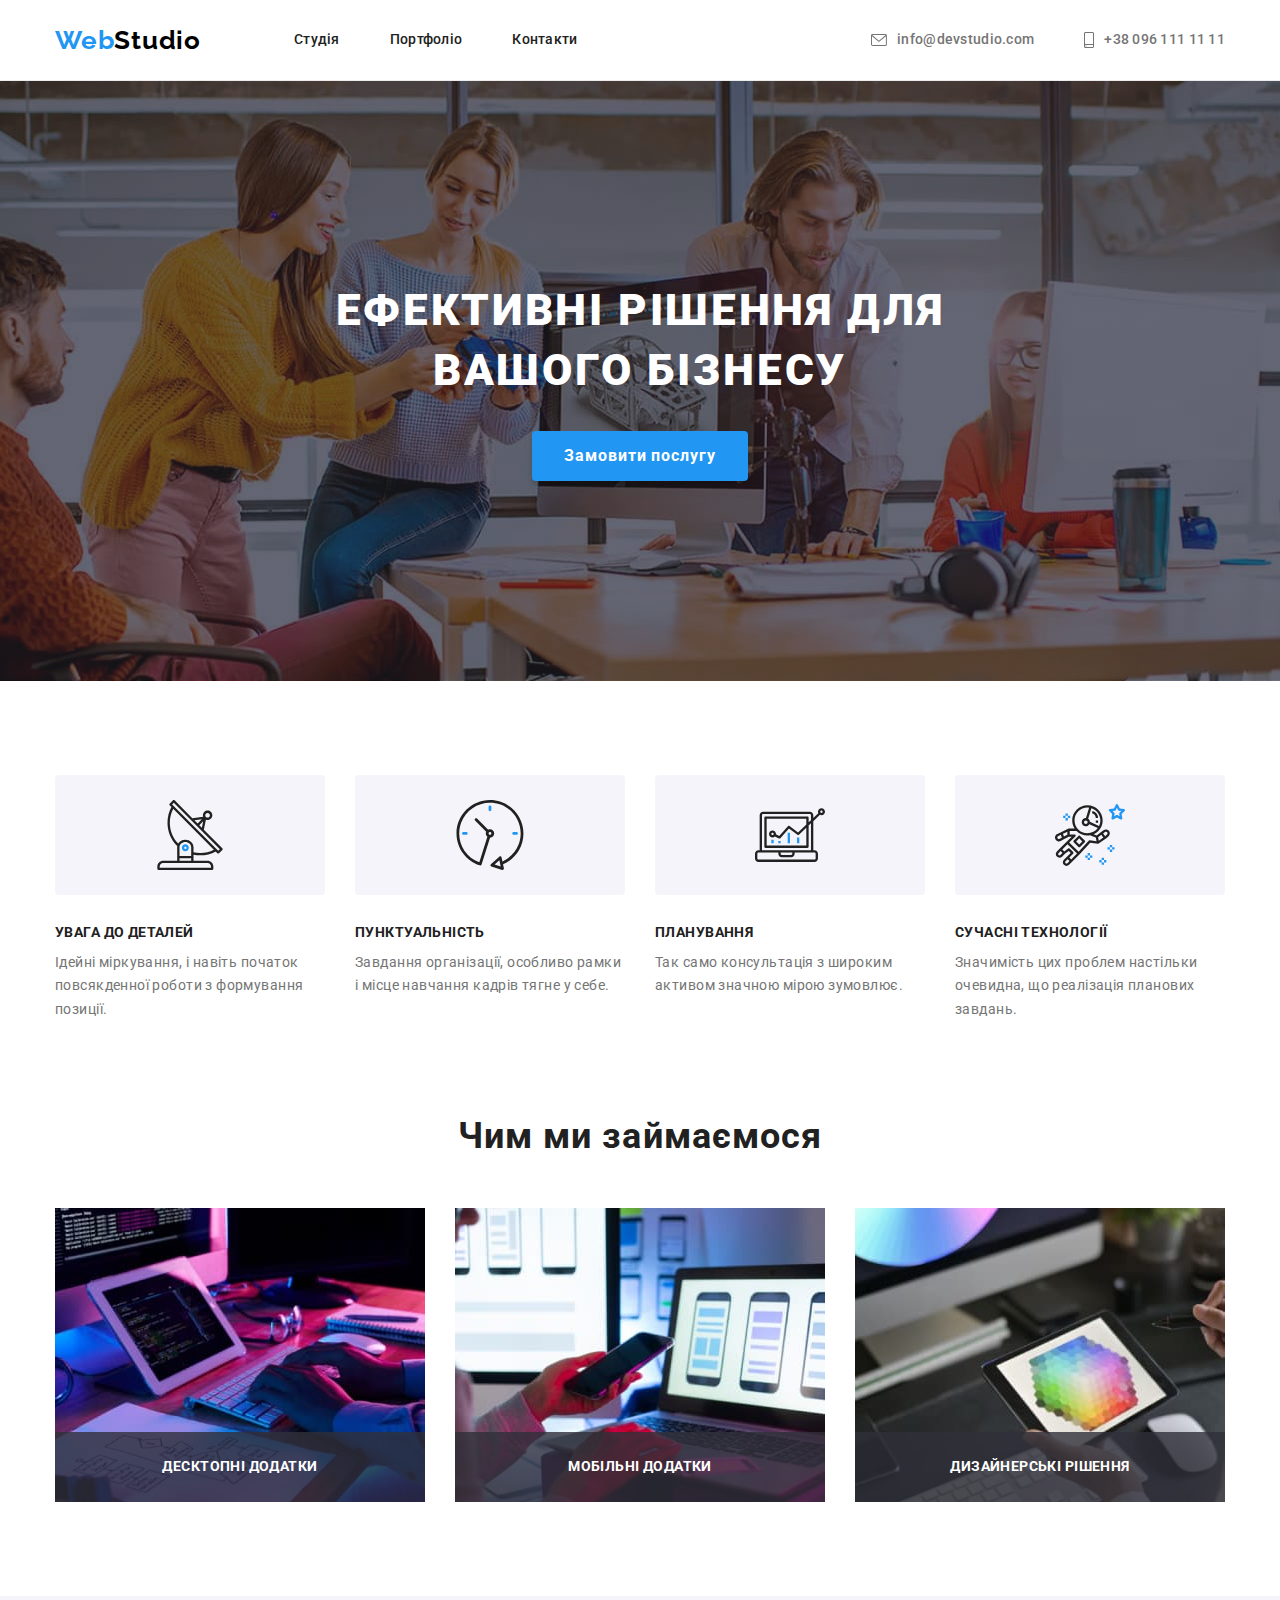
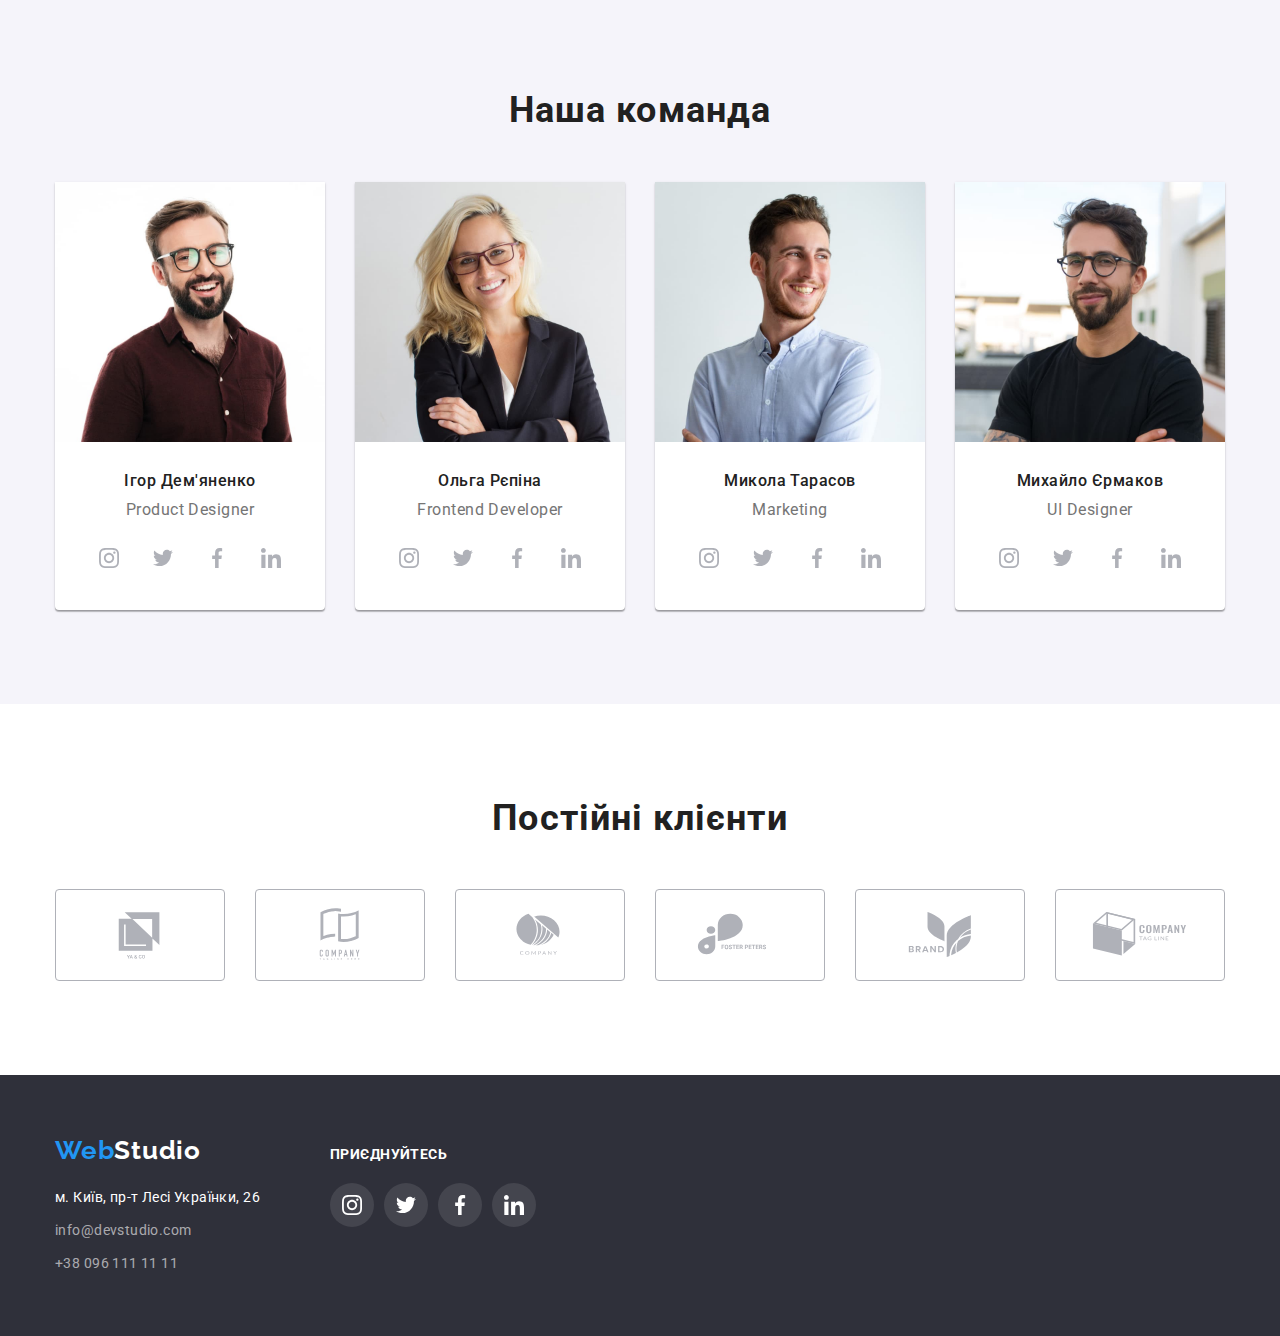
<file: index.html>
<!DOCTYPE html>
<html lang="uk">
  <head>
    <meta charset="UTF-8" />
    <meta http-equiv="X-UA-Compatible" content="IE=edge" />
    <meta name="viewport" content="width=device-width, initial-scale=1.0" />
    <title>Studio</title>
    <link rel="preconnect" href="https://fonts.googleapis.com" />
    <link rel="preconnect" href="https://fonts.gstatic.com" crossorigin />
    <link
      href="https://fonts.googleapis.com/css2?family=Raleway:wght@700&family=Roboto:wght@400;500;700;900&display=swap"
      rel="stylesheet"
    />
    <link
      rel="stylesheet"
      href="https://cdnjs.cloudflare.com/ajax/libs/modern-normalize/1.1.0/modern-normalize.min.css"
    />
    <link rel="stylesheet" href="./css/styles.css" />
  </head>
  <body>
    <!-- HEADER -->
    <header class="header">
      <div class="container header-container">
        <a href="./index.html" lang="en" class="logo-link link current"
          ><span class="style">Web</span>Studio</a
        >
        <nav class="navigation">
          <ul class="site-nav list">
            <li class="item"><a href="./index.html" class="link current">Студія</a></li>
            <li class="item"><a href="./portfolio.html" class="link">Портфоліо</a></li>
            <li class="item"><a href="#" class="link">Контакти</a></li>
          </ul>
        </nav>

        <ul class="contact-nav list">
          <li class="contact-item">
            <a href="mailto:info@devstudio.com" class="contact-icon link"
              ><svg class="envelope" width="16" height="12">
                <use href="./images/icons.svg#envelope"></use></svg
              >info@devstudio.com</a
            >
          </li>
          <li class="contact-item">
            <a href="tel:+380961111111" class="contact-icon link"
              ><svg class="smartphone" width="10" height="16">
                <use href="./images/icons.svg#smartphone"></use></svg
              >+38 096 111 11 11</a
            >
          </li>
        </ul>
      </div>
    </header>

    <main>
      <!-- HERO -->
      <section class="hero">
        <div class="container hero-container">
          <h1 class="hero-title">Ефективні рішення для вашого бізнесу</h1>
          <button type="button" data-modal-open class="button-text">Замовити послугу</button>
        </div>
      </section>
      <!-- FEATURE -->
      <section class="section">
        <div class="container section-container">
          <h2 class="section-title visually-hidden">Якості компанії</h2>
          <ul class="feature-list list">
            <li class="feature">
              <div class="box-icon">
                <svg class="antenna"><use href="./images/icons.svg#antenna"></use></svg>
              </div>
              <h3 class="title">УВАГА ДО ДЕТАЛЕЙ</h3>
              <p class="text">
                Ідейні міркування, і навіть початок повсякденної роботи з формування позиції.
              </p>
            </li>
            <li class="feature">
              <div class="box-icon">
                <svg class="antenna"><use href="./images/icons.svg#clock"></use></svg>
              </div>

              <h3 class="title">ПУНКТУАЛЬНІСТЬ</h3>
              <p class="text">
                Завдання організації, особливо рамки і місце навчання кадрів тягне у себе.
              </p>
            </li>
            <li class="feature">
              <div class="box-icon">
                <svg class="antenna"><use href="./images/icons.svg#diagram"></use></svg>
              </div>

              <h3 class="title">ПЛАНУВАННЯ</h3>
              <p class="text">Так само консультація з широким активом значною мірою зумовлює.</p>
            </li>
            <li class="feature">
              <div class="box-icon">
                <svg class="antenna"><use href="./images/icons.svg#astronaut"></use></svg>
              </div>

              <h3 class="title">СУЧАСНІ ТЕХНОЛОГІЇ</h3>
              <p class="text">
                Значимість цих проблем настільки очевидна, що реалізація планових завдань.
              </p>
            </li>
          </ul>
        </div>
      </section>
      <!-- WORK -->
      <section class="section section-work">
        <div class="container section-container">
          <h2 class="section-title">Чим ми займаємося</h2>
          <ul class="work-list list">
            <li class="work-items">
              <div class="overlay-item">
                <img
                  src="./images/laptop.jpg"
                  alt="Працюють на ноутбуці"
                  width="370"
                  height="294"
                />
                <div class="overlay-works">
                  <p class="overlay-work">Десктопні додатки</p>
                </div>
              </div>
            </li>

            <li class="work-items">
              <div class="overlay-item">
                <img
                  src="./images/smartphone.jpg"
                  alt="Працюють на телефоні та ноутбуці"
                  width="370"
                  height="294"
                />

                <div class="overlay-works">
                  <p class="overlay-work">Мобільні додатки</p>
                </div>
              </div>
            </li>

            <li class="work-items">
              <div class="overlay-item">
                <img
                  src="./images/tablet.jpg"
                  alt="Працюють на планшеті"
                  width="370"
                  height="294"
                />

                <div class="overlay-works">
                  <p class="overlay-work">Дизайнерські рішення</p>
                </div>
              </div>
            </li>
          </ul>
        </div>
      </section>
      <!-- TEAM -->
      <section class="section section-team">
        <div class="container section-container">
          <h2 class="team-title">Наша команда</h2>
          <ul class="team-items list">
            <li class="team-item">
              <img
                src="./images/product.jpg"
                alt="Ігор Дем'яненко продакт-дизайнер"
                width="270"
                height="260"
              />
              <div class="description-team">
                <h3 class="team-list">Ігор Дем'яненко</h3>
                <p lang="en" class="team-text">Product Designer</p>
                <ul class="social-box list">
                  <li class="social-item">
                    <a class="social-links" href="#">
                      <svg class="social-link"><use href="./images/icons.svg#instagram"></use></svg
                    ></a>
                  </li>
                  <li class="social-item">
                    <a class="social-links" href="#">
                      <svg class="social-link"><use href="./images/icons.svg#twitter"></use></svg
                    ></a>
                  </li>
                  <li class="social-item">
                    <a class="social-links" href="#">
                      <svg class="social-link"><use href="./images/icons.svg#facebook"></use></svg
                    ></a>
                  </li>
                  <li class="social-item">
                    <a class="social-links" href="#">
                      <svg class="social-link"><use href="./images/icons.svg#linkedin"></use></svg
                    ></a>
                  </li>
                </ul>
              </div>
            </li>
            <li class="team-item">
              <img
                src="./images/frontend.jpg"
                alt="Ольга Рєпіна фронтенд-розробник"
                width="270"
                height="260"
              />
              <div class="description-team">
                <h3 class="team-list">Ольга Рєпіна</h3>
                <p lang="en" class="team-text">Frontend Developer</p>
                <ul class="social-box list">
                  <li class="social-item">
                    <a class="social-links" href="#">
                      <svg class="social-link"><use href="./images/icons.svg#instagram"></use></svg
                    ></a>
                  </li>
                  <li class="social-item">
                    <a class="social-links" href="#">
                      <svg class="social-link"><use href="./images/icons.svg#twitter"></use></svg
                    ></a>
                  </li>
                  <li class="social-item">
                    <a class="social-links" href="#">
                      <svg class="social-link"><use href="./images/icons.svg#facebook"></use></svg
                    ></a>
                  </li>
                  <li class="social-item">
                    <a class="social-links" href="#">
                      <svg class="social-link"><use href="./images/icons.svg#linkedin"></use></svg
                    ></a>
                  </li>
                </ul>
              </div>
            </li>
            <li class="team-item">
              <img
                src="./images/marketing.jpg"
                alt="Микола Тарасов маркетолог"
                width="270"
                height="260"
              />
              <div class="description-team">
                <h3 class="team-list">Микола Тарасов</h3>
                <p lang="en" class="team-text">Marketing</p>
                <ul class="social-box list">
                  <li class="social-item">
                    <a class="social-links" href="#">
                      <svg class="social-link"><use href="./images/icons.svg#instagram"></use></svg
                    ></a>
                  </li>
                  <li class="social-item">
                    <a class="social-links" href="#">
                      <svg class="social-link"><use href="./images/icons.svg#twitter"></use></svg
                    ></a>
                  </li>
                  <li class="social-item">
                    <a class="social-links" href="#">
                      <svg class="social-link"><use href="./images/icons.svg#facebook"></use></svg
                    ></a>
                  </li>
                  <li class="social-item">
                    <a class="social-links" href="#">
                      <svg class="social-link"><use href="./images/icons.svg#linkedin"></use></svg
                    ></a>
                  </li>
                </ul>
              </div>
            </li>
            <li class="team-item">
              <img
                src="./images/designer.jpg"
                alt="Михайло Єрмаков дизайнер"
                width="270"
                height="260"
              />
              <div class="description-team">
                <h3 class="team-list">Михайло Єрмаков</h3>
                <p lang="en" class="team-text">UI Designer</p>
                <ul class="social-box list">
                  <li class="social-item">
                    <a class="social-links" href="#">
                      <svg class="social-link"><use href="./images/icons.svg#instagram"></use></svg
                    ></a>
                  </li>
                  <li class="social-item">
                    <a class="social-links" href="#">
                      <svg class="social-link"><use href="./images/icons.svg#twitter"></use></svg
                    ></a>
                  </li>
                  <li class="social-item">
                    <a class="social-links" href="#">
                      <svg class="social-link"><use href="./images/icons.svg#facebook"></use></svg
                    ></a>
                  </li>
                  <li class="social-item">
                    <a class="social-links" href="#">
                      <svg class="social-link"><use href="./images/icons.svg#linkedin"></use></svg
                    ></a>
                  </li>
                </ul>
              </div>
            </li>
          </ul>
        </div>
      </section>
      <!-- CLIENT -->
      <section class="section section-client">
        <h2 class="title-client">Постійні клієнти</h2>
        <ul class="client-box list">
          <li class="box-logo">
            <a href="#" class="company-logo"
              ><svg class="company-icon"><use href="./images/icons.svg#Logo"></use></svg
            ></a>
          </li>
          <li class="box-logo">
            <a href="#" class="company-logo"
              ><svg class="company-icon"><use href="./images/icons.svg#Logo-1"></use></svg
            ></a>
          </li>
          <li class="box-logo">
            <a href="#" class="company-logo"
              ><svg class="company-icon"><use href="./images/icons.svg#Logo-2"></use></svg
            ></a>
          </li>
          <li class="box-logo">
            <a href="#" class="company-logo"
              ><svg class="company-icon"><use href="./images/icons.svg#Logo-3"></use></svg
            ></a>
          </li>
          <li class="box-logo">
            <a href="#" class="company-logo"
              ><svg class="company-icon"><use href="./images/icons.svg#Logo-4"></use></svg
            ></a>
          </li>
          <li class="box-logo">
            <a href="#" class="company-logo"
              ><svg class="company-icon"><use href="./images/icons.svg#Logo-5"></use></svg
            ></a>
          </li>
        </ul>
      </section>
    </main>

    <!-- FOOTER -->
    <footer class="footer">
      <div class="container footer-container">
        <div class="footer-address">
          <a href="./index.html" lang="en" class="footer-logo logo-link link current"
            ><span class="style">Web</span><span class="part">Studio</span></a
          >
          <address class="address">
            <ul class="footer-items list">
              <li class="footer-aside">
                <a
                  href="https://www.google.com/maps/place/%D0%B1%D1%83%D0%BB.+%D0%9B%D0%B5%D1%81%D0%B8+%D0%A3%D0%BA%D1%80%D0%B0%D0%B8%D0%BD%D0%BA%D0%B8,+26,+%D0%9A%D0%B8%D0%B5%D0%B2,+02000/@50.4265807,30.5361971,17z/data=!3m1!4b1!4m5!3m4!1s0x40d4cf0e033ecbe9:0x57a4dffefec77da0!8m2!3d50.4265807!4d30.5383858"
                  target="_blank"
                  rel="noopener noreferrer"
                  class="aside link"
                  >м. Київ, пр-т Лесі Українки, 26</a
                >
              </li>
              <li class="footer-contact footer-mail">
                <a href="mailto:info@devstudio.com" class="link">info@devstudio.com</a>
              </li>
              <li class="footer-contact footer-phone">
                <a href="tel:+380961111111" class="link">+38 096 111 11 11</a>
              </li>
            </ul>
          </address>
        </div>
        <div class="footer-social">
          <p class="footer-title">приєднуйтесь</p>
          <ul class="footer-box list">
            <li class="footer-item">
              <a class="footer-links" href="#">
                <svg class="footer-link"><use href="./images/icons.svg#instagram"></use></svg
              ></a>
            </li>
            <li class="footer-item">
              <a class="footer-links" href="#">
                <svg class="footer-link"><use href="./images/icons.svg#twitter"></use></svg
              ></a>
            </li>
            <li class="footer-item">
              <a class="footer-links" href="#">
                <svg class="footer-link"><use href="./images/icons.svg#facebook"></use></svg
              ></a>
            </li>
            <li class="footer-item">
              <a class="footer-links" href="#">
                <svg class="footer-link"><use href="./images/icons.svg#linkedin"></use></svg
              ></a>
            </li>
          </ul>
        </div>
      </div>
    </footer>
    <div class="backdrop is-hidden" data-modal>
      <div class="modal">
        <button class="button-close" data-modal-close>
          <svg class="button-close-icon" width="18" height="18">
            <use href="./images/symbol-defs.svg#close-black"></use>
          </svg>
        </button>
      </div>
    </div>
    <script src="./js/modal.js"></script>
  </body>
</html>
</file>
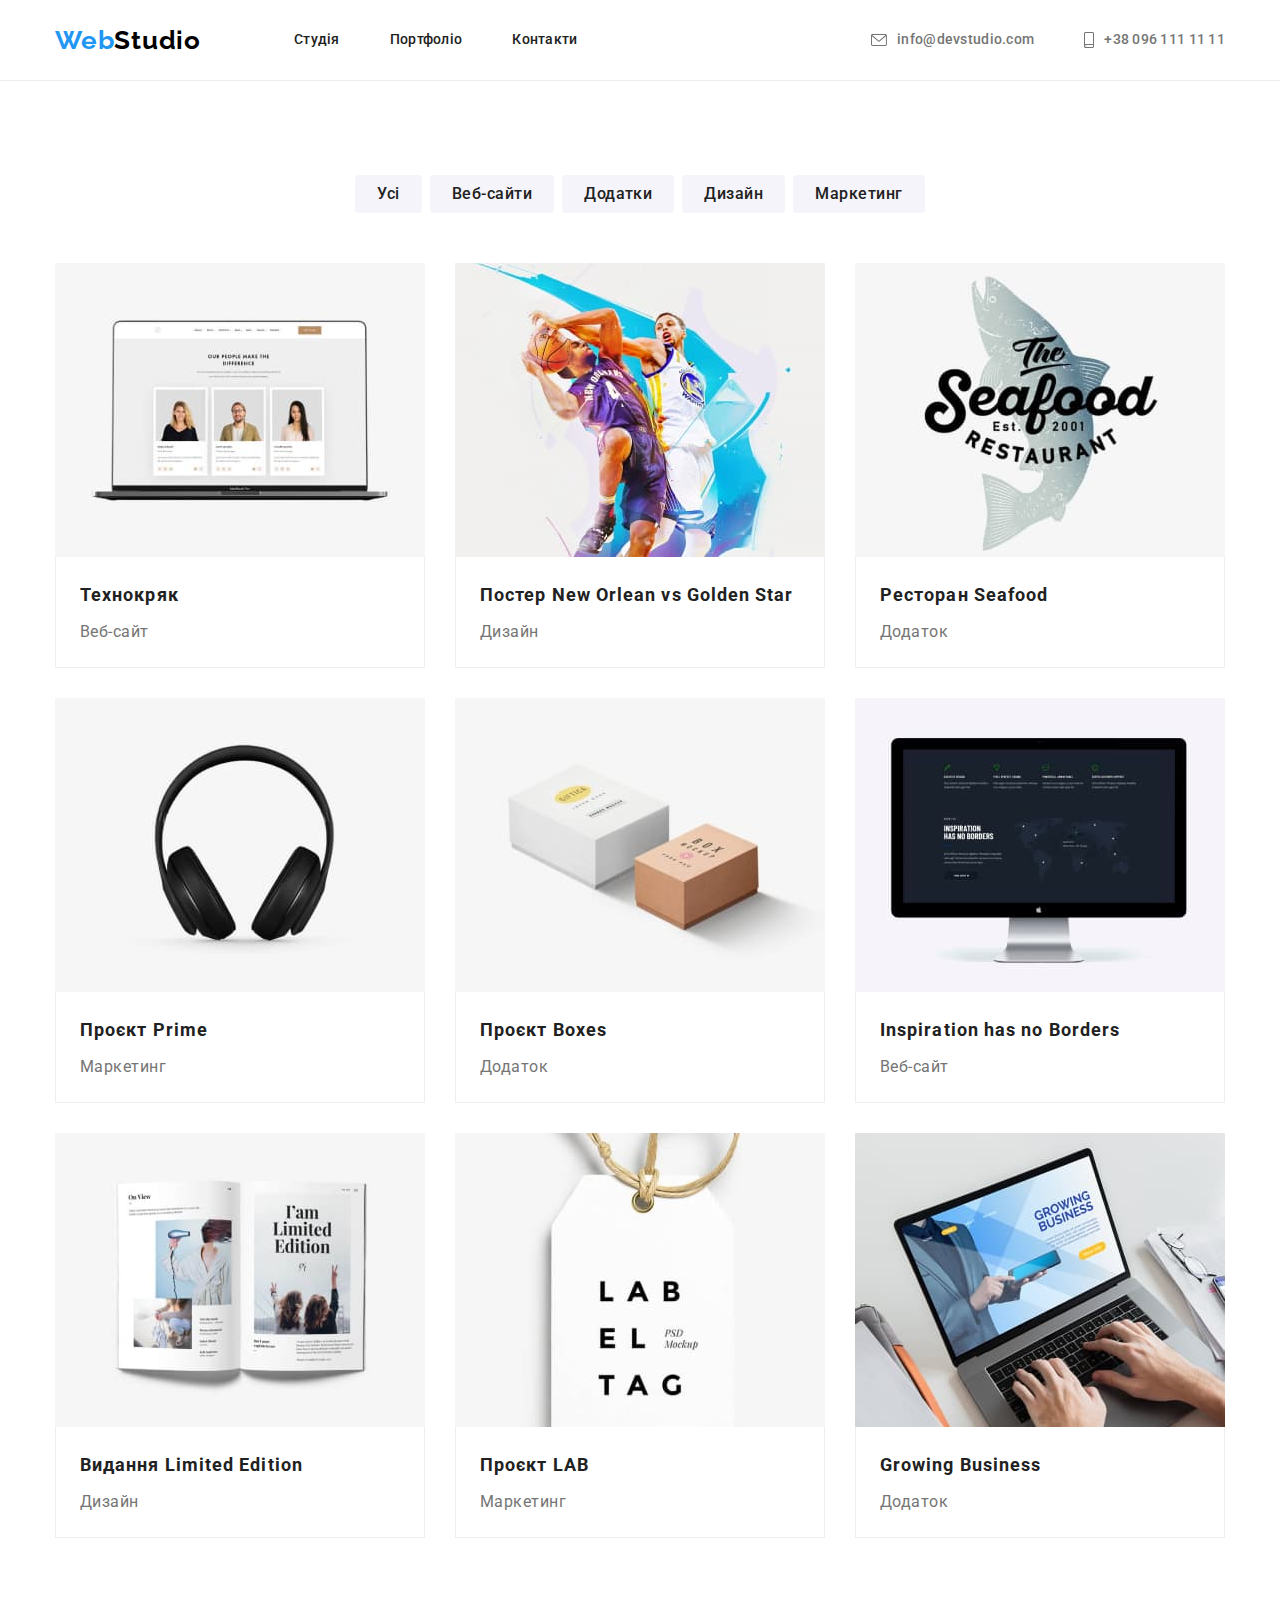
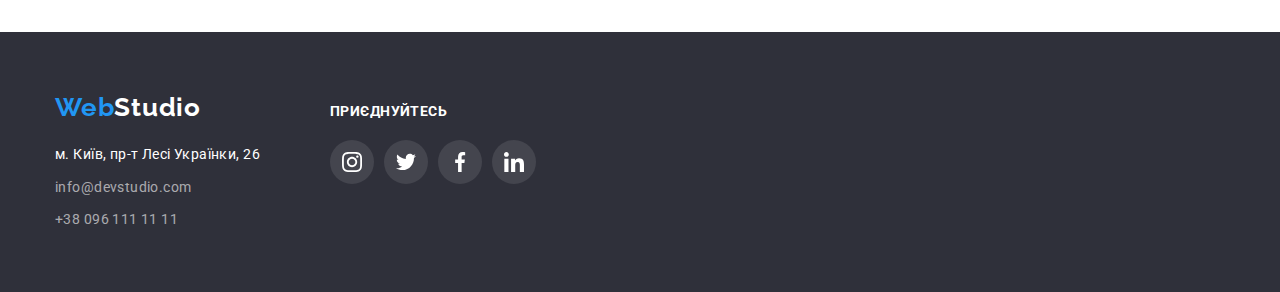
<file: portfolio.html>
<!DOCTYPE html>
<html lang="uk">
  <head>
    <meta charset="UTF-8" />
    <meta http-equiv="X-UA-Compatible" content="IE=edge" />
    <meta name="viewport" content="width=device-width, initial-scale=1.0" />
    <title>Portfolio</title>
    <link rel="preconnect" href="https://fonts.googleapis.com" />
    <link rel="preconnect" href="https://fonts.gstatic.com" crossorigin />
    <link
      href="https://fonts.googleapis.com/css2?family=Raleway:wght@700&family=Roboto:wght@400;500;700;900&display=swap"
      rel="stylesheet"
    />
    <link
      rel="stylesheet"
      href="https://cdnjs.cloudflare.com/ajax/libs/modern-normalize/1.1.0/modern-normalize.min.css"
    />
    <link rel="stylesheet" href="./css/styles.css" />
  </head>
  <body>
    <!-- HEADER -->
    <header class="header">
      <div class="container header-container">
        <a href="./index.html" lang="en" class="logo-link link current"
          ><span class="style">Web</span>Studio</a
        >
        <nav class="navigation">
          <ul class="site-nav list">
            <li class="item"><a href="./index.html" class="link">Студія</a></li>
            <li class="item"><a href="./portfolio.html" class="link current">Портфоліо</a></li>
            <li class="item"><a href="#" class="link">Контакти</a></li>
          </ul>
        </nav>

        <ul class="contact-nav list">
          <li class="contact-item">
            <a href="mailto:info@devstudio.com" class="contact-icon link"
              ><svg class="envelope" width="16" height="12">
                <use href="./images/icons.svg#envelope"></use></svg
              >info@devstudio.com</a
            >
          </li>
          <li class="contact-item">
            <a href="tel:+380961111111" class="contact-icon link"
              ><svg class="smartphone" width="10" height="16">
                <use href="./images/icons.svg#smartphone"></use></svg
              >+38 096 111 11 11</a
            >
          </li>
        </ul>
      </div>
    </header>

    <main>
      <!-- OPERATION -->
      <section class="section section-operation">
        <div class="container section-container">
          <h1 class="visually-hidden">Наші роботи</h1>
          <ul class="button-items list">
            <li class="button-item">
              <button type="button" class="button-link">Усі</button>
            </li>
            <li class="button-item">
              <button type="button" class="button-link">Веб-сайти</button>
            </li>
            <li class="button-item">
              <button type="button" class="button-link">Додатки</button>
            </li>
            <li class="button-item">
              <button type="button" class="button-link">Дизайн</button>
            </li>
            <li class="button-item">
              <button type="button" class="button-link">Маркетинг</button>
            </li>
          </ul>
          <ul class="operation-lists list">
            <li class="operation-list">
              <a href="#" class="operation-hover link">
                <div class="wrapper">
                  <img
                    src="./images/ovpen_laptop.jpg"
                    alt="Відкритий ноутбук"
                    width="370"
                    height="294"
                  />
                  <p class="operation-item">
                    Ресурс пропонує комплексні пропозиції з різним рівнем функціоналу та сервісів.
                    Все це дозволить відвідувачу отримати вичерпні відомості про компанію чи
                    приватну особу.
                  </p>
                </div>
                <div class="box">
                  <h2 class="operation-title">Технокряк</h2>
                  <p class="operation-text">Веб-сайт</p>
                </div>
              </a>
            </li>
            <li class="operation-list">
              <a href="#" class="operation-hover link">
                <div class="wrapper">
                  <img
                    src="./images/basketball.jpg"
                    alt="Два чоловіка грають в баскетбол"
                    width="370"
                    height="294"
                  />
                  <p class="operation-item">
                    Ресурс пропонує комплексні пропозиції з різним рівнем функціоналу та сервісів.
                    Все це дозволить відвідувачу отримати вичерпні відомості про компанію чи
                    приватну особу.
                  </p>
                </div>
                <div class="box">
                  <h2 class="operation-title">
                    Постер <span lang="en"> New Orlean vs Golden Star </span>
                  </h2>
                  <p class="operation-text">Дизайн</p>
                </div>
              </a>
            </li>
            <li class="operation-list">
              <a href="#" class="operation-hover link">
                <div class="wrapper">
                  <img
                    src="./images/restaurant.jpg"
                    alt="Логотип ресторану"
                    width="370"
                    height="294"
                  />
                  <p class="operation-item">
                    Ресурс пропонує комплексні пропозиції з різним рівнем функціоналу та сервісів.
                    Все це дозволить відвідувачу отримати вичерпні відомості про компанію чи
                    приватну особу.
                  </p>
                </div>
                <div class="box">
                  <h2 class="operation-title">Ресторан<span lang="en"> Seafood</span></h2>
                  <p class="operation-text">Додаток</p>
                </div>
              </a>
            </li>
            <li class="operation-list">
              <a href="#" class="operation-hover link">
                <div class="wrapper">
                  <img src="./images/headphone.jpg" alt="Навушники" width="370" height="294" />
                  <p class="operation-item">
                    Ресурс пропонує комплексні пропозиції з різним рівнем функціоналу та сервісів.
                    Все це дозволить відвідувачу отримати вичерпні відомості про компанію чи
                    приватну особу.
                  </p>
                </div>
                <div class="box">
                  <h2 class="operation-title">Проєкт<span lang="en"> Prime</span></h2>
                  <p class="operation-text">Маркетинг</p>
                </div>
              </a>
            </li>
            <li class="operation-list">
              <a href="#" class="operation-hover link">
                <div class="wrapper">
                  <img src="./images/box.jpg" alt="Дві коробки" width="370" height="294" />
                  <p class="operation-item">
                    Ресурс пропонує комплексні пропозиції з різним рівнем функціоналу та сервісів.
                    Все це дозволить відвідувачу отримати вичерпні відомості про компанію чи
                    приватну особу.
                  </p>
                </div>
                <div class="box">
                  <h2 class="operation-title">Проєкт<span lang="en"> Boxes</span></h2>
                  <p class="operation-text">Додаток</p>
                </div>
              </a>
            </li>
            <li class="operation-list">
              <a href="#" class="operation-hover link">
                <div class="wrapper">
                  <img
                    src="./images/screen.jpg"
                    alt="Чорний монітор комп'ютеру"
                    width="370"
                    height="294"
                  />
                  <p class="operation-item">
                    Ресурс пропонує комплексні пропозиції з різним рівнем функціоналу та сервісів.
                    Все це дозволить відвідувачу отримати вичерпні відомості про компанію чи
                    приватну особу.
                  </p>
                </div>
                <div class="box">
                  <h2 lang="en" class="operation-title">Inspiration has no Borders</h2>
                  <p class="operation-text">Веб-сайт</p>
                </div>
              </a>
            </li>
            <li class="operation-list">
              <a href="#" class="operation-hover link"
                ><div class="wrapper">
                  <img src="./images/journal.jpg" alt="Відкритий журнал" width="370" height="294" />
                  <p class="operation-item">
                    Ресурс пропонує комплексні пропозиції з різним рівнем функціоналу та сервісів.
                    Все це дозволить відвідувачу отримати вичерпні відомості про компанію чи
                    приватну особу.
                  </p>
                </div>
                <div class="box">
                  <h2 class="operation-title">Видання<span lang="en"> Limited Edition</span></h2>
                  <p class="operation-text">Дизайн</p>
                </div>
              </a>
            </li>
            <li class="operation-list">
              <a href="#" class="operation-hover link"
                ><div class="wrapper">
                  <img src="./images/tag.jpg" alt="Бірка" width="370" height="294" />
                  <p class="operation-item">
                    Ресурс пропонує комплексні пропозиції з різним рівнем функціоналу та сервісів.
                    Все це дозволить відвідувачу отримати вичерпні відомості про компанію чи
                    приватну особу.
                  </p>
                </div>
                <div class="box">
                  <h2 class="operation-title">Проєкт<span lang="en"> LAB</span></h2>
                  <p class="operation-text">Маркетинг</p>
                </div>
              </a>
            </li>
            <li class="operation-list">
              <a href="#" class="operation-hover link"
                ><div class="wrapper">
                  <img
                    src="./images/work_laptop.jpg"
                    alt="Працюють на ноутбуці"
                    width="370"
                    height="294"
                  />
                  <p class="operation-item">
                    Ресурс пропонує комплексні пропозиції з різним рівнем функціоналу та сервісів.
                    Все це дозволить відвідувачу отримати вичерпні відомості про компанію чи
                    приватну особу.
                  </p>
                </div>
                <div class="box">
                  <h2 lang="en" class="operation-title">Growing Business</h2>
                  <p class="operation-text">Додаток</p>
                </div>
              </a>
            </li>
          </ul>
        </div>
      </section>
    </main>

    <!-- FOOTER -->
    <footer class="footer">
      <div class="container footer-container">
        <div class="footer-address">
          <a href="./index.html" lang="en" class="footer-logo logo-link link current"
            ><span class="style">Web</span><span class="part">Studio</span></a
          >
          <address class="address">
            <ul class="footer-items list">
              <li class="footer-aside">
                <a
                  href="https://www.google.com/maps/place/%D0%B1%D1%83%D0%BB.+%D0%9B%D0%B5%D1%81%D0%B8+%D0%A3%D0%BA%D1%80%D0%B0%D0%B8%D0%BD%D0%BA%D0%B8,+26,+%D0%9A%D0%B8%D0%B5%D0%B2,+02000/@50.4265807,30.5361971,17z/data=!3m1!4b1!4m5!3m4!1s0x40d4cf0e033ecbe9:0x57a4dffefec77da0!8m2!3d50.4265807!4d30.5383858"
                  target="_blank"
                  rel="noopener noreferrer"
                  class="aside link"
                  >м. Київ, пр-т Лесі Українки, 26</a
                >
              </li>
              <li class="footer-contact footer-mail">
                <a href="mailto:info@devstudio.com" class="link">info@devstudio.com</a>
              </li>
              <li class="footer-contact footer-phone">
                <a href="tel:+380961111111" class="link">+38 096 111 11 11</a>
              </li>
            </ul>
          </address>
        </div>
        <div class="footer-social">
          <p class="footer-title">приєднуйтесь</p>
          <ul class="footer-box list">
            <li class="footer-item">
              <a class="footer-links" href="#">
                <svg class="footer-link"><use href="./images/icons.svg#instagram"></use></svg
              ></a>
            </li>
            <li class="footer-item">
              <a class="footer-links" href="#">
                <svg class="footer-link"><use href="./images/icons.svg#twitter"></use></svg
              ></a>
            </li>
            <li class="footer-item">
              <a class="footer-links" href="#">
                <svg class="footer-link"><use href="./images/icons.svg#facebook"></use></svg
              ></a>
            </li>
            <li class="footer-item">
              <a class="footer-links" href="#">
                <svg class="footer-link"><use href="./images/icons.svg#linkedin"></use></svg
              ></a>
            </li>
          </ul>
        </div>
      </div>
    </footer>
  </body>
</html>
</file>
<file: css/styles.css>
:root {
  --primary-text-color: #757575;
  --title-text-color: #212121;
  --accent-color: #2196f3;
  --primary-white-color: #ffffff;
  --accent-background-color: #2f303a;
  --second-background-color: #f5f4fa;
  --border-color: #eeeeee;
  --header-border-color: #ececec;
  --button-focus-color: #188ce8;
  --logo-color: #000000;
  --footer-contact-color: rgba(255, 255, 255, 0.6);
  --button-shadow-color: rgba(0, 0, 0, 0.15);
  --icon-color: #afb1b8;
}

body {
  background-color: var(--primary-white-color);
  font-family: Roboto, sans-serif;
}

.visually-hidden {
  position: absolute;
  white-space: nowrap;
  width: 1px;
  height: 1px;
  overflow: hidden;
  border: 0;
  padding: 0;
  clip: rect(0 0 0 0);
  clip-path: inset(50%);
  margin: -1px;
}

h1,
h2,
h3,
h4,
h5,
h6,
p {
  margin: 0;
}

img {
  display: block;
}

.container {
  width: 1200px;
  padding-left: 15px;
  padding-right: 15px;
  margin-right: auto;
  margin-left: auto;
}

button {
  cursor: pointer;
}

.list {
  list-style: none;
  margin: 0;
  padding-left: 0;
}
.link {
  text-decoration: none;
}

/*------------- HEADER ------------*/
.header {
  border-bottom: 1px solid var(--header-border-color);
}
.header-container {
  display: flex;
  align-items: center;
}
.navigation {
  padding-left: 93px;
}
.site-nav {
  display: flex;
}
.contact-nav {
  display: flex;
}

/* LOGO */
.logo-link {
  padding: 24px 0;
  color: var(--logo-color);
  font-family: Raleway;
  font-weight: 700;
  font-size: 26px;
  line-height: 1.19;
  letter-spacing: 0.03em;
}
.logo-link .style {
  color: var(--accent-color);
}
/* SITE-NAV */

.site-nav .item:not(:last-child) {
  margin-right: 50px;
}
.site-nav .link,
.contact-nav .link {
  display: flex;
  padding-top: 32px;
  padding-bottom: 32px;

  color: var(--title-text-color);
  font-weight: 500;
  font-size: 14px;
  line-height: 1.14;
  letter-spacing: 0.02em;
}
.site-nav .link:hover,
.site-nav .link:focus {
  color: var(--accent-color);
}
.site-nav .link.current::after {
  color: var(--accent-color);
  border-radius: 2px;
  background-color: var(--accent-color);
}
/* CONTACT_NAV */
.contact-nav {
  margin-left: auto;
}
.envelope {
  margin-right: 10px;
  fill: currentColor;
}

.smartphone {
  margin-right: 10px;
  fill: currentColor;
}
.contact-icon {
  justify-content: center;
  align-items: center;
}
.contact-icon:hover .envelope,
.contact-icon:focus .envelope {
  fill: var(--accent-color);
}
.contact-icon:hover .smartphone,
.contact-icon:focus .smartphone {
  fill: var(--accent-color);
}

.contact-nav .contact-item:not(:last-child) {
  margin-right: 50px;
}
.contact-nav .link {
  color: var(--primary-text-color);
}
.contact-nav .link:hover,
.contact-nav .link:focus {
  color: var(--accent-color);
}
/*------- MAIN --------*/
/* HERO */
.hero {
  padding-top: 200px;
  padding-bottom: 200px;
  text-align: center;
  max-width: 1600px;
  margin-left: auto;
  margin-right: auto;
  background-color: var(--accent-background-color);
  background-image: linear-gradient(to right, rgba(47, 48, 58, 0.4), rgba(47, 48, 58, 0.4)),
    url(../images/hero.jpg);
  background-repeat: no-repeat;
  background-position: center;
  background-size: cover;
}

.hero-title {
  max-width: 696px;
  margin-right: auto;
  margin-left: auto;
  margin-top: 0;
  margin-bottom: 30px;

  color: var(--primary-white-color);
  font-weight: 900;
  font-size: 44px;
  line-height: 1.36;

  letter-spacing: 0.06em;
  text-transform: uppercase;
}
.button-text {
  border: none;
  background-color: var(--accent-color);
  color: var(--primary-white-color);
  font-weight: 700;

  line-height: 1.87;

  letter-spacing: 0.06em;
  border-radius: 4px;
  padding: 10px 32px;

  box-shadow: 0px 4px 4px var(--button-shadow-color);
}
.button-text:hover,
.button-text:focus,
.button-text:active {
  background-color: var(--button-focus-color);
}

/* FEATURE */
.section {
  padding-top: 94px;
  padding-bottom: 94px;
}
.feature-list {
  display: flex;
  gap: 30px;
}
.feature {
  flex-basis: calc((100% - 3 * 30px) / 4);
}
.box-icon {
  display: flex;
  height: 120px;
  background-color: var(--second-background-color);
  border-radius: 4px;
  margin-bottom: 30px;
  justify-content: center;
  align-items: center;
}
.box-icon .antenna {
  width: 70px;
  height: 70px;
}

.feature-list .title {
  margin-bottom: 10px;
  color: var(--title-text-color);
  font-size: 14px;
  line-height: 1.14;
  letter-spacing: 0.03em;
  text-transform: uppercase;
}
.feature-list .text {
  color: var(--primary-text-color);
  font-size: 14px;
  line-height: 1.71;
  letter-spacing: 0.03em;
}

/* WORK */
.section.section-work {
  padding-top: 0;
}
.section-title {
  padding-bottom: 50px;
  color: var(--title-text-color);

  font-size: 36px;
  line-height: 1.16;
  text-align: center;
  letter-spacing: 0.03em;
}
.work-list {
  display: flex;
  gap: 30px;
}
.work-items {
  flex-basis: calc((100% - 2 * 30px) / 3);
}

.overlay-item {
  position: relative;
  width: 370px;
  height: 294px;
  overflow: hidden;
}

.overlay-works {
  display: flex;
  align-items: center;
  justify-content: center;
  position: absolute;
  width: 100%;
  height: 70px;
  bottom: 0px;
  background-color: rgba(47, 48, 58, 0.8);
}
.overlay-work {
  font-weight: 700;
  font-size: 14px;
  line-height: 1.14;
  text-align: center;
  letter-spacing: 0.03em;
  text-transform: uppercase;

  color: var(--primary-white-color);
}
/* TEAM */
.section-team {
  background-color: var(--second-background-color);
}
.team-title {
  padding-bottom: 50px;
  color: var(--title-text-color);

  font-size: 36px;
  line-height: 1.16;
  text-align: center;
  letter-spacing: 0.03em;
}
.team-items {
  display: flex;
  gap: 30px;
}
.team-item {
  background-color: var(--primary-white-color);
  box-shadow: 0px 1px 3px rgba(0, 0, 0, 0.12), 0px 1px 1px rgba(0, 0, 0, 0.14),
    0px 2px 1px rgba(0, 0, 0, 0.2);
  border-radius: 0px 0px 4px 4px;
  flex-basis: calc((100% - 3 * 30px) / 4);
}
.social-box {
  display: flex;
  justify-content: center;
  align-items: center;
}
.social-item {
  width: 44px;
  height: 44px;
}
.social-links {
  display: flex;
  justify-content: center;
  align-items: center;
  width: 100%;
  height: 100%;
  border-radius: 50%;
  color: var(--icon-color);
}
.social-box .social-item:not(:last-child) {
  margin-right: 10px;
}
.social-link {
  width: 20px;
  height: 20px;
  fill: currentColor;
}

.social-links:hover,
.social-links:hover {
  background-color: var(--accent-color);
  color: var(--primary-white-color);
}
.social-links:focus,
.social-links:focus {
  background-color: var(--accent-color);
  color: var(--primary-white-color);
}
.description-team {
  padding-top: 30px;
  margin-bottom: 30px;
  text-align: center;
  line-height: 1.18;
}
.team-list {
  margin-bottom: 10px;
  color: var(--title-text-color);
  font-weight: 500;
  font-size: 16px;
  letter-spacing: 0.03em;
}
.team-text {
  color: var(--primary-text-color);
  letter-spacing: 0.03em;
  margin-bottom: 16px;
}

/*---------------CLIENT--------------*/
.section-client {
  padding-top: 94px;
  padding-bottom: 94px;
}
.title-client {
  font-weight: 700;
  font-size: 36px;
  line-height: 1.16;
  text-align: center;
  letter-spacing: 0.03em;

  margin-bottom: 50px;

  color: var(--title-text-color);
}
.client-box {
  display: flex;
  justify-content: center;
  align-items: center;
}
.box-logo {
  width: 170px;
  height: 92px;
}
.box-logo:not(:last-child) {
  margin-right: 30px;
}
.company-logo {
  display: flex;
  justify-content: center;
  align-items: center;
  width: 100%;
  height: 100%;
  color: var(--icon-color);
  border: 1px solid var(--icon-color);
  border-radius: 4px;
}
.company-icon {
  width: 106px;
  height: 60px;
  fill: currentColor;
}
.company-logo:hover,
.company-logo:focus {
  background-color: var(--primary-white-color);
  color: var(--accent-color);
  border-color: var(--accent-color);
  outline: transparent;
}
/*--------------- FOOTER -------------*/
.footer {
  background-color: var(--accent-background-color);
  padding-top: 60px;
  padding-bottom: 60px;
}
.footer-container {
  display: flex;
  align-items: baseline;
}
.address {
  font-style: normal;
}
.footer-container .footer-logo {
  display: inline-block;
  margin-bottom: 20px;
  padding: 0;
  letter-spacing: 0.03em;
}
.part {
  color: var(--primary-white-color);
}
.footer-aside {
  margin-bottom: 9px;
}
.footer .aside {
  margin-top: 20px;
  color: var(--primary-white-color);
  font-size: 14px;
  line-height: 1.71;
  letter-spacing: 0.03em;
}
.footer .aside:hover,
.footer .aside:focus {
  color: var(--accent-color);
}
.footer-mail {
  margin-bottom: 9px;
}

.footer-contact .link {
  color: var(--footer-contact-color);
  font-size: 14px;
  line-height: 1.71;
  letter-spacing: 0.03em;
}
.footer .link:hover,
.footer .link:focus {
  color: var(--accent-color);
}
.footer-social {
  margin-left: 70px;
}
.footer-title {
  font-weight: 700;
  font-size: 14px;
  line-height: 1.14;
  letter-spacing: 0.03em;
  text-transform: uppercase;
  margin-bottom: 20px;

  color: var(--primary-white-color);
}
.footer-box {
  display: flex;
  justify-content: center;
  align-items: center;
}
.footer-item {
  width: 44px;
  height: 44px;
}
.footer-links {
  display: flex;
  justify-content: center;
  align-items: center;
  width: 100%;
  height: 100%;
  border-radius: 50%;
  background: rgba(255, 255, 255, 0.1);
}
.footer-link {
  width: 20px;
  height: 20px;
  fill: var(--primary-white-color);
}
.footer-box .footer-item:not(:last-child) {
  margin-right: 10px;
}
.footer-links:hover,
.footer-links:focus {
  background-color: var(--accent-color);
  color: var(--primary-white-color);
}
/*---- BUTTON ----*/

.button-items {
  display: flex;

  justify-content: center;
  margin-bottom: 50px;
}

.button-link {
  padding: 6px 22px;
  background-color: var(--second-background-color);
  color: var(--title-text-color);
  font-weight: 500;
  line-height: 1.62;
  letter-spacing: 0.03em;
  border: none;
  border-radius: 4px;
}
.button-items .button-link:hover,
.button-items .button-link:focus {
  background-color: var(--accent-color);
  color: var(--primary-white-color);
  box-shadow: 0px 3px 1px rgba(0, 0, 0, 0.1), 0px 1px 2px rgba(0, 0, 0, 0.08),
    0px 2px 2px rgba(0, 0, 0, 0.12);
}
.button-item:not(:last-child) {
  margin-right: 8px;
}

/* Наши работы*/

.operation-lists {
  display: flex;
  flex-wrap: wrap;
  gap: 30px;
}
.operation-list {
  flex-basis: calc((100% - 2 * 30px) / 3);
}
.wrapper {
  position: relative;
  overflow: hidden;
}
.operation-hover {
  display: block;
}
.operation-hover:hover,
.operation-hover:focus {
  box-shadow: 0px 1px 1px rgba(0, 0, 0, 0.12), 0px 4px 4px rgba(0, 0, 0, 0.06),
    1px 4px 6px rgba(0, 0, 0, 0.16);
  outline: transparent;
}
.operation-item {
  font-weight: 400;
  font-size: 18px;
  line-height: 1.56;
  letter-spacing: 0.03em;
  color: var(--primary-white-color);
  padding: 63px 24px;
}
.operation-item {
  width: 100%;
  height: 100%;
  position: absolute;
  left: 0;
  top: 0;
  background-color: rgba(33, 150, 243, 0.9);
  transform: translateY(100%);
  transition: transform 250ms cubic-bezier(0.4, 0, 0.2, 1),
    opacity 250ms cubic-bezier(0.4, 0, 0.2, 1);
  opacity: 0;
}

.operation-hover:hover .operation-item {
  transform: translateY(0);
  opacity: 1;
}
.box {
  padding: 20px 24px;

  background-color: var(--primary-white-color);
  border: 1px solid var(--border-color);
  border-top: none;
}
.operation-title {
  margin-bottom: 4px;
  color: var(--title-text-color);

  font-size: 18px;
  line-height: 2;
  letter-spacing: 0.06em;
}
.operation-text {
  color: var(--primary-text-color);
  line-height: 1.87;
  letter-spacing: 0.03em;
}
/* MODAL */
.backdrop {
  position: fixed;
  top: 0;
  left: 0;
  width: 100vw;
  height: 100vh;
  transition: opacity 250ms cubic-bezier(0.4, 0, 0.2, 1),
    visibility 250ms cubic-bezier(0.4, 0, 0.2, 1);
}
.backdrop.is-hidden {
  visibility: hidden;
  opacity: 0;
  pointer-events: none;
}
.modal {
  position: absolute;
  width: 528px;
  height: 581px;
  top: 50%;
  left: 50%;
  transform: translate(-50%, -50%) scale(1);
  background-color: var(--primary-white-color);
  box-shadow: 0px 1px 3px rgba(0, 0, 0, 0.12), 0px 1px 1px rgba(0, 0, 0, 0.14),
    0px 2px 1px rgba(0, 0, 0, 0.2);
  border-radius: 4px;
  transition: transform 250ms cubic-bezier(0.4, 0, 0.2, 1);
}
.backdrop.is-hidden .modal {
  transform: translate(-50%, -50%) scale(0.1);
}
.button-close {
  display: flex;
  align-items: center;
  justify-content: center;
  border-radius: 50%;
  width: 30px;
  height: 30px;
  background-color: var(--primary-white-color);
  border: 1px solid rgba(0, 0, 0, 0.1);
  position: absolute;
  right: 8px;
  top: 8px;
}
.button-close-icon {
  fill: var(--logo-color);
}
</file>
